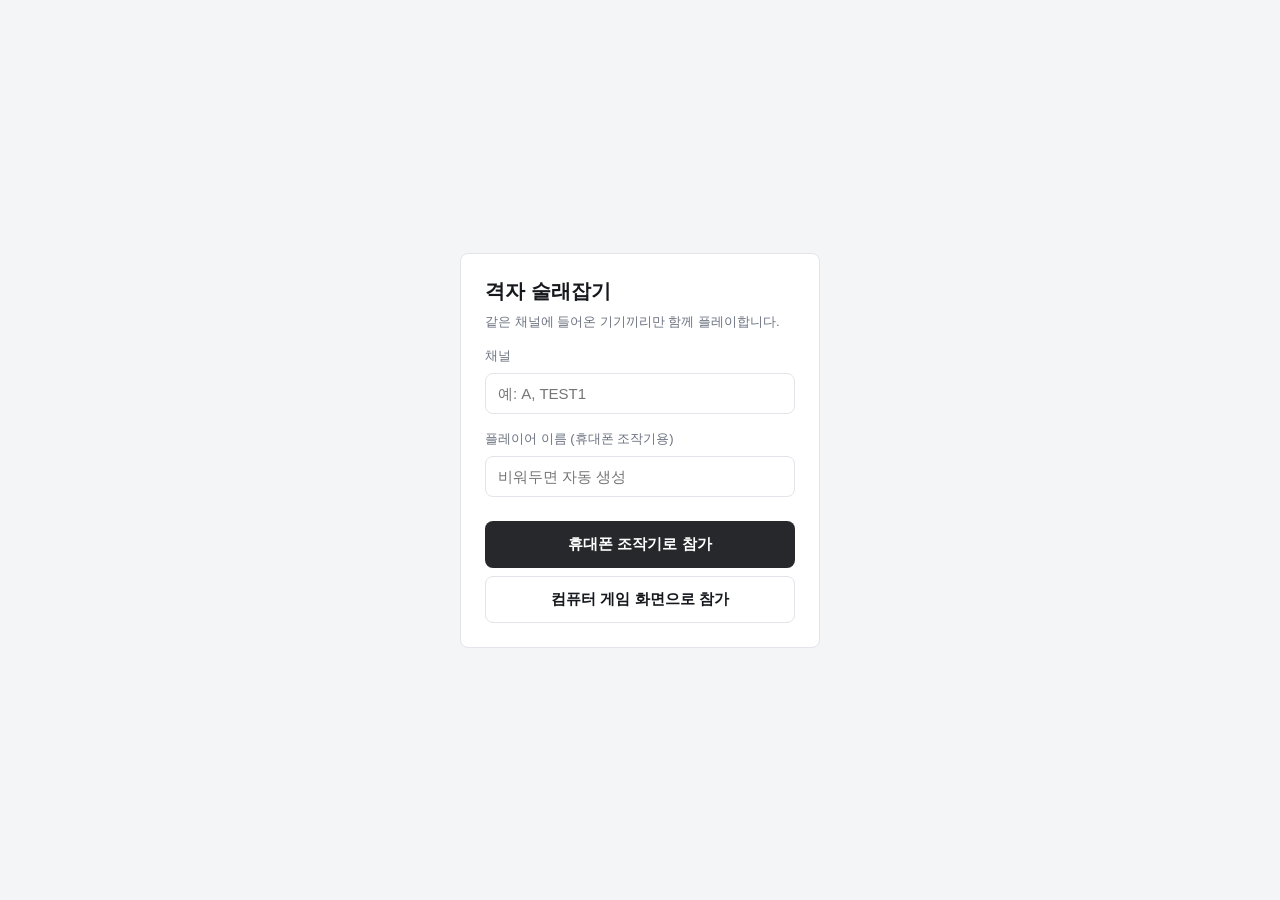
<file: data/index.html>
<!DOCTYPE html>
<html lang="ko">
<head>
<meta charset="UTF-8">
<meta name="viewport" content="width=device-width, initial-scale=1, maximum-scale=1, user-scalable=no">
<title>격자 술래잡기</title>
<link rel="stylesheet" href="css/style.css">
</head>
<body class="page-index">
<main class="index-card">
  <h1>격자 술래잡기</h1>
  <p class="sub">같은 채널에 들어온 기기끼리만 함께 플레이합니다.</p>

  <form id="joinForm">
    <label for="channelInput">채널</label>
    <input id="channelInput" type="text" maxlength="16" placeholder="예: A, TEST1" autocomplete="off" autocapitalize="characters">

    <label for="nameInput">플레이어 이름 (휴대폰 조작기용)</label>
    <input id="nameInput" type="text" maxlength="16" placeholder="비워두면 자동 생성" autocomplete="off">

    <div class="button-group">
      <button type="button" id="joinControllerBtn" class="btn btn-primary">휴대폰 조작기로 참가</button>
      <button type="button" id="joinDisplayBtn" class="btn btn-secondary">컴퓨터 게임 화면으로 참가</button>
    </div>

    <p id="formError" class="form-error" hidden></p>
  </form>
</main>

<script src="js/common.js"></script>
<script>
(function () {
  'use strict';

  var channelInput = document.getElementById('channelInput');
  var nameInput = document.getElementById('nameInput');
  var formError = document.getElementById('formError');

  var lastChannel = TagGame.loadLastChannel();
  if (lastChannel) channelInput.value = lastChannel;

  function showError(msg) {
    formError.textContent = msg;
    formError.hidden = false;
  }

  // 이 프로토타입은 index.html -> controller.html / display.html 로
  // "실제 페이지 이동"을 사용한다. 한 페이지 안에서 화면만 바꾸는 방식(SPA)도
  // 가능하지만, 역할별로 파일을 분리해 각 화면의 JS 상태가 완전히 초기화되게 하는
  // 쪽이 초보자가 이해하고 디버깅하기 훨씬 쉬워서 이 방식을 선택했다.
  function goTo(page) {
    var channel = channelInput.value.trim();
    if (!TagGame.isValidChannelInput(channel)) {
      showError('채널은 영문/숫자 1~16자로 입력해주세요.');
      return;
    }
    formError.hidden = true;
    TagGame.saveLastChannel(channel);

    var params = new URLSearchParams();
    params.set('channel', channel.toUpperCase());
    if (page === 'controller.html') {
      params.set('name', nameInput.value.trim());
    }
    window.location.href = page + '?' + params.toString();
  }

  document.getElementById('joinControllerBtn').addEventListener('click', function () {
    goTo('controller.html');
  });
  document.getElementById('joinDisplayBtn').addEventListener('click', function () {
    goTo('display.html');
  });
})();
</script>
</body>
</html>
</file>
<file: data/css/style.css>
/* =====================================================================
   style.css
   index.html / controller.html / display.html 공통 스타일.
   외부 폰트/CDN 없이 시스템 기본 폰트만 사용한다 (인터넷 없이 동작).
   그라데이션, 그림자, 아이콘 없이 - 색과 여백만으로 정리한 플랫(flat) 디자인.
   ===================================================================== */

:root {
  --font-sans: -apple-system, BlinkMacSystemFont, "Segoe UI", "Malgun Gothic", "Apple SD Gothic Neo", sans-serif;

  --space-2: 8px;
  --space-3: 12px;
  --space-4: 16px;
  --space-5: 24px;

  --radius: 8px;

  --color-primary: #26282c;
  --color-danger: #ef4444;
  --color-success: #22c55e;
  --color-warning: #eab308;
}

/* 세 화면 전부 같은 밝은 톤을 쓴다 (어두운 테마 없음) */
.page-index,
.page-controller,
.page-display {
  --bg: #f4f5f7;
  --surface: #ffffff;
  --text: #16181d;
  --text-muted: #6b7280;
  --border: #e2e4e9;
}

* {
  box-sizing: border-box;
}

html, body {
  margin: 0;
  padding: 0;
  height: 100%;
  font-family: var(--font-sans);
  touch-action: manipulation; /* 더블탭 확대 방지 */
  -webkit-tap-highlight-color: transparent;
}

body {
  background: var(--bg);
  color: var(--text);
}

h1, h2, p {
  margin: 0;
}

/* ---------------------------------------------------------------
   공용 버튼 / 폼 요소
   --------------------------------------------------------------- */
button {
  font-family: inherit;
  cursor: pointer;
}

.btn {
  border: 1px solid transparent;
  border-radius: var(--radius);
  padding: 13px 16px;
  font-size: 15px;
  font-weight: 600;
  width: 100%;
}

.btn-primary {
  background: var(--color-primary);
  color: #ffffff;
}

.btn-primary:active {
  background: #101214;
}

.btn-secondary {
  background: var(--surface);
  color: var(--text);
  border-color: var(--border);
}

.btn-secondary:active {
  background: var(--border);
}

.form-error {
  color: var(--color-danger);
  font-size: 13px;
  margin-top: var(--space-3);
}

/* 오류가 아니라 "사건 알림"(누가 잡혔다 / 나갔다)일 때.
   같은 배너를 재사용하되 붉은색만 걷어내서, 정상적인 게임 진행이
   오류처럼 보이지 않게 한다. */
.form-error.banner-notice,
.error-banner.banner-notice {
  color: var(--text);
}

/* ---------------------------------------------------------------
   index.html - 접속 화면
   --------------------------------------------------------------- */
.page-index {
  display: flex;
  align-items: center;
  justify-content: center;
  min-height: 100vh;
  padding: var(--space-5);
}

.index-card {
  background: var(--surface);
  border: 1px solid var(--border);
  border-radius: var(--radius);
  padding: var(--space-5);
  max-width: 360px;
  width: 100%;
}

.index-card h1 {
  font-size: 20px;
}

.index-card .sub {
  margin-top: var(--space-2);
  color: var(--text-muted);
  font-size: 13px;
}

.index-card label {
  display: block;
  font-size: 13px;
  color: var(--text-muted);
  margin: var(--space-4) 0 var(--space-2);
}

.index-card input {
  width: 100%;
  padding: 11px 12px;
  border-radius: var(--radius);
  border: 1px solid var(--border);
  background: var(--surface);
  color: var(--text);
  font-size: 15px;
}

.index-card input:focus {
  outline: none;
  border-color: var(--color-primary);
}

.button-group {
  display: flex;
  flex-direction: column;
  gap: var(--space-2);
  margin-top: var(--space-5);
}

/* ---------------------------------------------------------------
   controller.html - 휴대폰 조작기 화면 (한 손 조작, 세로 화면 기준)
   --------------------------------------------------------------- */
.page-controller {
  min-height: 100vh;
  display: flex;
  flex-direction: column;
  user-select: none;
  -webkit-user-select: none;
}

.controller-wrap {
  display: flex;
  flex-direction: column;
  min-height: 100vh;
  padding: max(env(safe-area-inset-top), var(--space-4)) var(--space-4) max(env(safe-area-inset-bottom), var(--space-4));
}

.controller-header {
  border: 1px solid var(--border);
  border-radius: var(--radius);
  padding: var(--space-2) var(--space-4);
  margin-top: var(--space-2);
}

.info-row {
  display: flex;
  justify-content: space-between;
  padding: var(--space-3) 0;
  font-size: 14px;
  border-bottom: 1px solid var(--border);
}

.info-row:last-of-type {
  border-bottom: none;
}

.info-label {
  color: var(--text-muted);
}

.info-value {
  font-weight: 600;
}

.role-tagger {
  color: var(--color-danger);
}

.role-runner {
  color: var(--text);
}

.conn-status {
  text-align: center;
  margin-top: var(--space-2);
  padding: var(--space-2);
  border-radius: var(--radius);
  font-weight: 600;
  font-size: 13px;
}

.conn-connected {
  background: rgba(34, 197, 94, 0.12);
  color: var(--color-success);
}

.conn-disconnected {
  background: rgba(239, 68, 68, 0.12);
  color: var(--color-danger);
}

.conn-reconnecting {
  background: rgba(234, 179, 8, 0.12);
  color: var(--color-warning);
}

.controller-main {
  flex: 1;
  display: flex;
  flex-direction: column;
  align-items: center;
  justify-content: center;
  gap: var(--space-2);
  padding: var(--space-4) 0;
}

.direction-arrow {
  font-size: 64px;
  line-height: 1;
}

.direction-label {
  font-size: 16px;
  color: var(--text-muted);
  margin-bottom: var(--space-4);
}

/* 회전 버튼: 화면 대부분을 차지할 만큼 크고, 누르기 쉬운 버튼 */
.rotate-button {
  width: 100%;
  max-width: 300px;
  aspect-ratio: 1 / 1;
  border-radius: 50%;
  border: none;
  background: var(--color-primary);
  color: #ffffff;
  display: flex;
  flex-direction: column;
  align-items: center;
  justify-content: center;
  gap: var(--space-2);
}

.rotate-button.pressed,
.rotate-button:active {
  background: #101214;
}

.rotate-icon {
  font-size: 56px;
  line-height: 1;
}

.rotate-text {
  font-size: 15px;
  font-weight: 600;
  padding: 0 24px;
  text-align: center;
}

.error-banner {
  background: rgba(239, 68, 68, 0.12);
  color: var(--color-danger);
  padding: var(--space-3);
  border-radius: var(--radius);
  text-align: center;
  font-size: 13px;
  margin-top: var(--space-2);
}

/* ---------------------------------------------------------------
   display.html - 컴퓨터 게임 화면 (밝은 배경, 넓은 화면 기준)
   --------------------------------------------------------------- */
.page-display {
  min-height: 100vh;
}

.display-wrap {
  display: flex;
  min-height: 100vh;
}

.sidebar {
  width: 260px;
  flex-shrink: 0;
  border-right: 1px solid var(--border);
  padding: var(--space-5) var(--space-4);
  display: flex;
  flex-direction: column;
  gap: var(--space-2);
  overflow-y: auto;
}

.game-title {
  font-size: 17px;
  margin-bottom: var(--space-3);
}

.stat-row {
  display: flex;
  justify-content: space-between;
  font-size: 13px;
  padding: var(--space-2) 0;
  border-bottom: 1px solid var(--border);
}

.stat-row span {
  color: var(--text-muted);
}

.ws-connected {
  color: var(--color-success);
}

.ws-disconnected {
  color: var(--color-danger);
}

.ws-reconnecting {
  color: var(--color-warning);
}

.start-button {
  margin-top: var(--space-3);
}

.player-list-title {
  font-size: 12px;
  color: var(--text-muted);
  margin: var(--space-4) 0 var(--space-2);
}

.player-list {
  list-style: none;
  margin: 0;
  padding: 0;
  display: flex;
  flex-direction: column;
  gap: var(--space-2);
  overflow-y: auto;
}

.player-item {
  display: flex;
  align-items: center;
  gap: var(--space-2);
  font-size: 13px;
  padding: var(--space-2);
  border-radius: var(--radius);
  border: 1px solid var(--border);
}

.player-item-tagger {
  border-color: var(--color-danger);
}

.player-item-offline {
  opacity: 0.5;
}

.player-swatch {
  width: 10px;
  height: 10px;
  border-radius: 50%;
  flex-shrink: 0;
}

.canvas-area {
  flex: 1;
  display: flex;
  align-items: center;
  justify-content: center;
  padding: var(--space-4);
  overflow: hidden;
}

#gameCanvas {
  border: 1px solid var(--border);
  border-radius: var(--radius);
  display: block;
}

/* 좁은 화면(모바일 가로 등)에서는 사이드바를 위로 올린다 */
@media (max-width: 720px) {
  .display-wrap {
    flex-direction: column;
  }
  .sidebar {
    width: 100%;
    border-right: none;
    border-bottom: 1px solid var(--border);
  }
}
</file>
